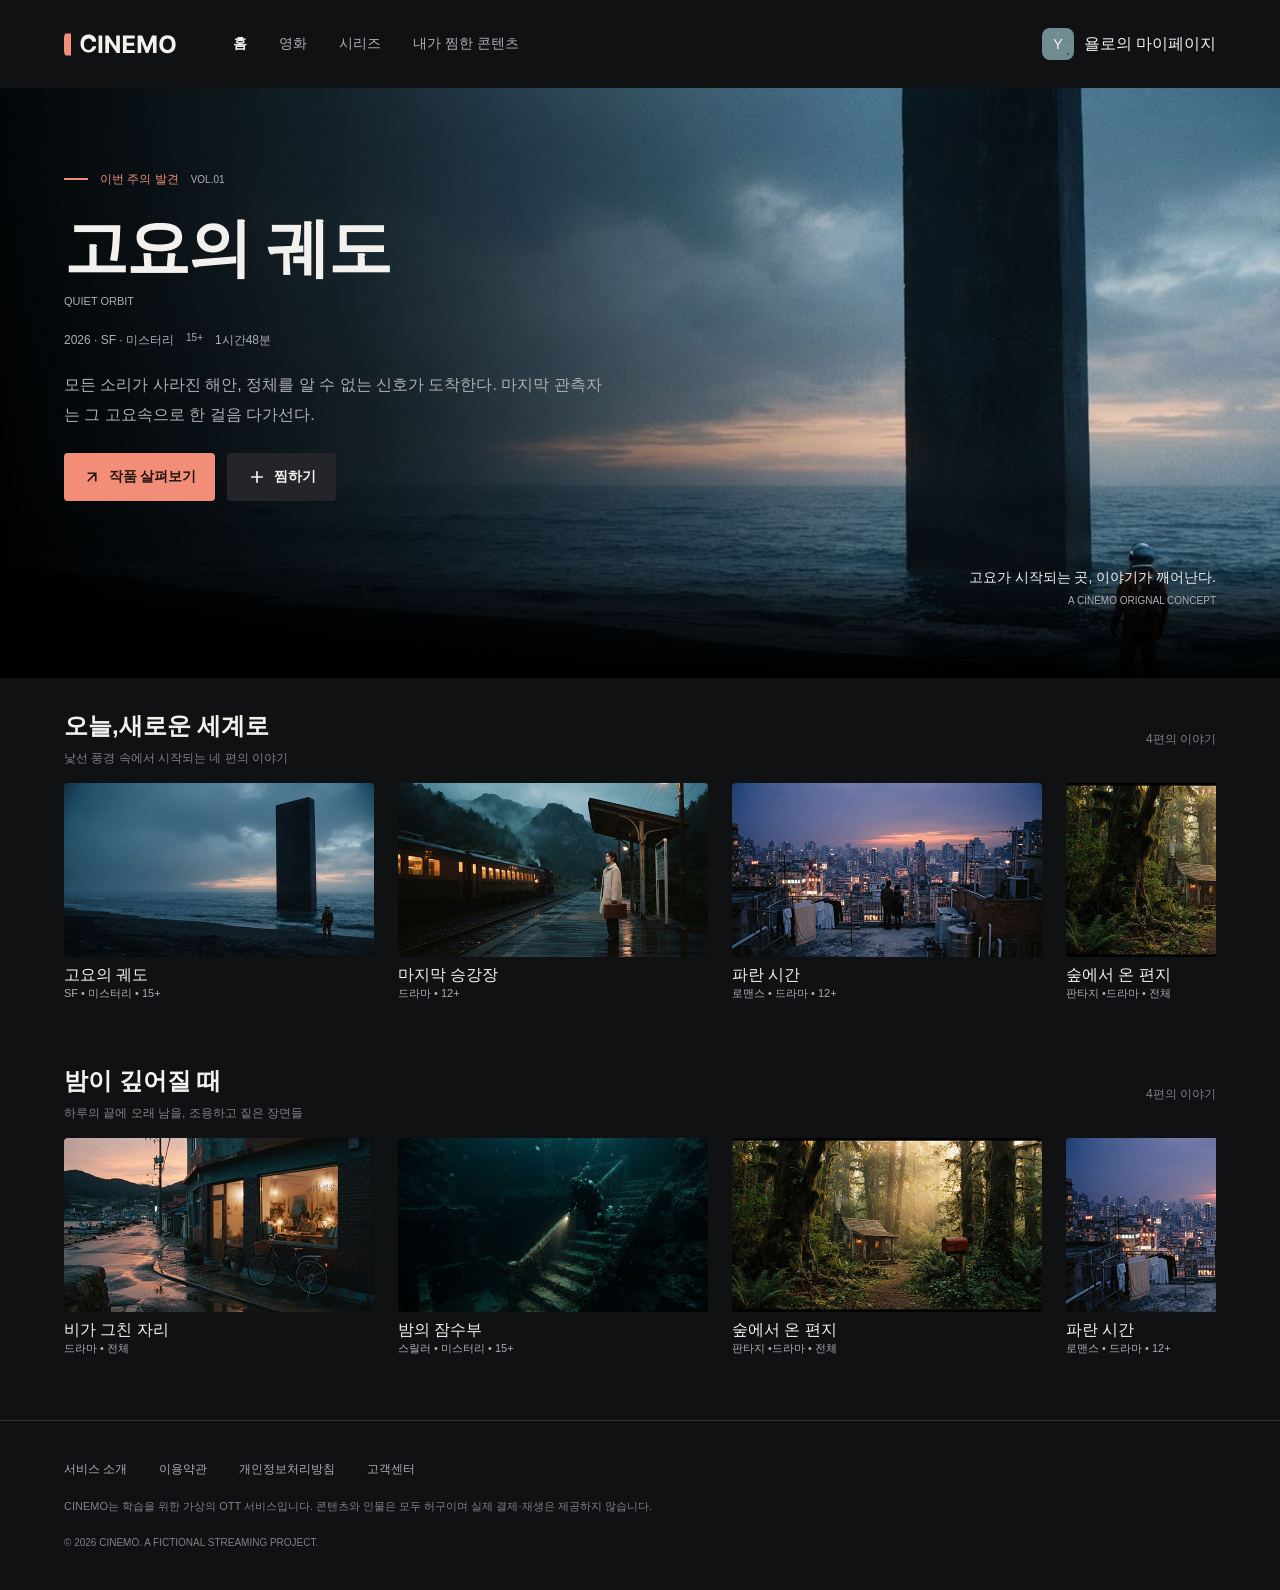
<file: index.html>
<!doctype html>
<html lang="ko">
  <head>
    <meta charset="UTF-8" />
    <meta name="viewport" content="width=device-width, initial-scale=1.0" />
    <title>Cinemo-Home</title>
    <link rel="stylesheet" href="./styles/reset.css" />
    <link rel="stylesheet" href="./styles/common.css" />
    <link rel="stylesheet" href="./styles/style.css" />
  </head>
  <body>
    <!-- ==============================
         1. 공통 헤더 영역
    ============================== -->
    <div class="container">
      <div class="header-container">
        <header class="site-header">
          <div class="header-menu">
            <!-- CINEMO 로고: 클릭 시 메인 페이지로 이동 -->
            <h1>
              <a class="logo" href="./index.html">
                <svg
                  xmlns="http://www.w3.org/2000/svg"
                  width="113"
                  height="29"
                  fill="none"
                  viewBox="0 0 113 29"
                >
                  <g clip-path="url(#a)">
                    <rect width="7" height="22" y="3.5" fill="#F28D77" />
                    <path
                      fill="#F3F1ED"
                      d="M31.92 11.66h-3.74c-.06-.48-.2-.9-.41-1.28-.21-.38-.48-.71-.81-.98-.33-.27-.71-.47-1.14-.62-.43-.14-.89-.21-1.39-.21-.9 0-1.69.22-2.36.67-.67.44-1.19 1.09-1.56 1.94-.37.85-.56 1.88-.56 3.09 0 1.24.19 2.29.56 3.13.38.85.9 1.49 1.57 1.93.67.43 1.44.65 2.33.65.49 0 .95-.07 1.37-.2a4.4 4.4 0 0 0 2.27-2.3c.22-.36.38-.78.46-1.24l3.74.01c-.1.8-.34 1.58-.73 2.32-.38.74-.9 1.4-1.54 1.99a7.33 7.33 0 0 1-2.3 1.38c-.89.33-1.89.5-3.01.5-1.56 0-2.95-.35-4.18-1.06a7.6 7.6 0 0 1-2.92-3.06c-.71-1.33-1.06-2.95-1.06-4.85 0-1.9.36-3.52 1.07-4.86a7.58 7.58 0 0 1 2.92-3.05c1.22-.7 2.6-1.05 4.14-1.05 1.01 0 1.95.14 2.81.42a7.6 7.6 0 0 1 2.31 1.25c.67.54 1.22 1.2 1.64 1.98.42.79.7 1.68.81 2.7M38.25 5.55V23h-3.69V5.55h3.69ZM55.89 5.55V23h-3.19l-7.59-10.99h-.13V23H41.29V5.55h3.24l7.53 10.98h.16V5.55h3.67ZM58.94 23V5.55h11.76v3.04H62.63v4.16h7.47v3.04h-7.47v4.17h8.1v3.04H58.94ZM73.63 5.55h4.56l4.8 11.73h.2l4.81-11.73h4.55V23h-3.58V11.64h-.14l-4.52 11.27h-2.44L77.36 11.6h-.14V23h-3.58V5.55ZM111.64 14.27c0 1.9-.36 3.52-1.08 4.86a7.58 7.58 0 0 1-2.93 3.06c-1.24.7-2.62 1.05-4.17 1.05-1.55 0-2.94-.35-4.17-1.06a7.58 7.58 0 0 1-2.93-3.06c-.71-1.33-1.07-2.95-1.07-4.85 0-1.9.36-3.52 1.07-4.86a7.58 7.58 0 0 1 2.93-3.05c1.23-.7 2.62-1.05 4.17-1.05 1.55 0 2.93.35 4.17 1.05a7.58 7.58 0 0 1 2.93 3.05c.72 1.34 1.08 2.96 1.08 4.86M107.89 14.27c0-1.23-.18-2.27-.55-3.12-.37-.85-.88-1.49-1.55-1.93-.66-.43-1.44-.65-2.33-.65s-1.67.22-2.33.65c-.67.44-1.18 1.08-1.55 1.93-.37.85-.55 1.89-.55 3.12 0 1.23.18 2.27.55 3.12.37.84.88 1.49 1.55 1.92.66.44 1.44.66 2.33.66s1.67-.22 2.33-.66c.67-.43 1.18-1.08 1.55-1.92.37-.85.55-1.89.55-3.12Z"
                    />
                  </g>
                  <defs>
                    <clipPath id="a">
                      <rect width="113" height="29" fill="#fff" />
                    </clipPath>
                  </defs>
                </svg>
              </a>
            </h1>
            <!-- 주요 페이지 이동 메뉴 -->
            <nav class="utility-container">
              <ul class="utility-group">
                <li class="icon icon-home"><a href="./index.html">홈</a></li>
                <li class="icon icon-movie"><a href="#">영화</a></li>
                <li class="icon icon-series"><a href="#">시리즈</a></li>
                <li class="icon icon-content">
                  <a href="./mypage.html">내가 찜한 콘텐츠</a>
                </li>
              </ul>
            </nav>
          </div>
          <!-- 사용자 프로필: 클릭 시 마이페이지로 이동 -->
          <a class="header-my-page" href="./mypage.html">
            <svg
              width="32"
              height="32"
              viewBox="0 0 152 152"
              fill="none"
              xmlns="http://www.w3.org/2000/svg"
            >
              <g clip-path="url(#clip0_2_7958)">
                <rect width="152" height="152" rx="8" fill="#718C91" />
                <circle
                  cx="133.76"
                  cy="28.8801"
                  r="60.3"
                  stroke="#F3F1ED"
                  stroke-opacity="0.313726"
                />
                <circle
                  cx="34.2"
                  cy="163.4"
                  r="86.9"
                  stroke="#101113"
                  stroke-opacity="0.188235"
                />
                <circle cx="122.74" cy="122.74" r="4.18" fill="#24272D" />
              </g>
              <text
                x="76"
                y="76"
                fill="#F3F1ED"
                font-size="70"
                font-family="Inter, sans-serif"
                font-weight="regular"
                text-anchor="middle"
                dominant-baseline="central"
              >
                Y
              </text>
              <defs>
                <clipPath id="clip0_2_7958">
                  <rect width="152" height="152" rx="8" fill="white" />
                </clipPath>
              </defs>
            </svg>
            <span class="user-name">욜로의 마이페이지</span>
          </a>
        </header>
      </div>
      <!-- ==============================
           메인 콘텐츠 영역
      ============================== -->
      <main>
        <div class="main-container">
          <!-- 이번 주 추천 작품을 소개하는 배너 -->
          <section class="banner-container">
            <div class="banner-title">
              <div class="title-label">
                <p>이번 주의 발견</p>
                <p>VOL.01</p>
              </div>
              <div class="banner-heading">
                <h2>고요의 궤도</h2>
                <p>QUIET ORBIT</p>
              </div>
              <div class="banner-genre">
                <p>2026 · SF · 미스터리</p>
                <p>15+</p>
                <p>1시간48분</p>
              </div>
              <div class="banner-explain">
                <p>
                  모든 소리가 사라진 해안, 정체를 알 수 없는 신호가 도착한다.
                  <br class="mobile-br" />
                  마지막 관측자는 그 고요속으로 한 걸음 다가선다.
                </p>
              </div>
              <!-- 배너의 작품 살펴보기·찜하기 버튼 UI -->
              <div class="button-container">
                <button type="button" class="banner-btn1">
                  <svg
                    width="18"
                    height="18"
                    viewBox="0 0 18 18"
                    fill="none"
                    xmlns="http://www.w3.org/2000/svg"
                  >
                    <path
                      d="M12.7494 12.7494V5.2506H5.25061M12.7494 5.2506L5.25061 12.7494"
                      stroke-width="1.7"
                      stroke-linecap="round"
                      stroke="#241512"
                    />
                  </svg>
                  작품 살펴보기
                </button>
                <button type="button" class="banner-btn2">
                  <svg
                    width="18"
                    height="18"
                    viewBox="0 0 18 18"
                    fill="none"
                    xmlns="http://www.w3.org/2000/svg"
                  >
                    <path
                      d="M3.74939 9H8.99999M8.99999 9H14.2506M8.99999 9V3.7494M8.99999 9V14.2506"
                      stroke-width="1.7"
                      stroke-linecap="round"
                      stroke="#F3F1ED"
                    />
                  </svg>
                  찜하기
                </button>
              </div>
            </div>
            <div class="banner-caption">
              <p>고요가 시작되는 곳, 이야기가 깨어난다.</p>
              <p>A CINEMO ORIGNAL CONCEPT</p>
            </div>
          </section>
        </div>
        <!-- 영화 컬렉션 목록 -->
        <section class="movie">
          <!-- 첫 번째 영화 컬렉션: 오늘, 새로운 세계로 -->
          <article class="movie-collection">
            <div class="movie-collection-title">
              <div>
                <h3>오늘,새로운 세계로</h3>
                <p>낯선 풍경 속에서 시작되는 네 편의 이야기</p>
              </div>
              <a class="movie-count" href="#">4편의 이야기</a>
            </div>
            <!-- 영화 포스터·제목·장르 정보를 표시하는 카드 목록 -->
            <ul class="movie-list">
              <li class="movie-card">
                <a href="#">
                  <img
                    src="./asset/Image quiet-orbit.jpg"
                    width="310px"
                    height="174px"
                    alt="고요의 궤도"
                  />
                  <h4 class="movie-card-title">고요의 궤도</h4>
                  <p class="movie-card-caption">SF • 미스터리 • 15+</p>
                </a>
              </li>
              <li class="movie-card">
                <a href="#">
                  <img
                    src="./asset/Image last-platform.jpg"
                    width="310px"
                    height="174px"
                    alt="마지막 승강장"
                  />
                  <h4 class="movie-card-title">마지막 승강장</h4>
                  <p class="movie-card-caption">드라마 • 12+</p>
                </a>
              </li>
              <li class="movie-card">
                <a href="#">
                  <img
                    src="./asset/Image blue-hour.jpg"
                    width="310px"
                    height="174px"
                    alt="파란 시간"
                  />
                  <h4 class="movie-card-title">파란 시간</h4>
                  <p class="movie-card-caption">로맨스 • 드라마 • 12+</p>
                </a>
              </li>
              <li class="movie-card">
                <a href="#">
                  <img
                    src="./asset/Image forest-letter.jpg"
                    width="310px"
                    height="174px"
                    alt="숲에서 온 편지"
                  />
                  <h4 class="movie-card-title">숲에서 온 편지</h4>
                  <p class="movie-card-caption">판타지 •드라마 • 전체</p>
                </a>
              </li>
            </ul>
          </article>
          <!-- 두 번째 영화 컬렉션: 밤이 깊어질 때 -->
          <article class="movie-collection">
            <div class="movie-collection-title">
              <div>
                <h3>밤이 깊어질 때</h3>
                <p>하루의 끝에 오래 남을, 조용하고 짙은 장면들</p>
              </div>
              <a class="movie-count" href="#">4편의 이야기</a>
            </div>
            <!-- 영화 포스터·제목·장르 정보를 표시하는 카드 목록 -->
            <ul class="movie-list">
              <li class="movie-card">
                <a href="#">
                  <img
                    src="./asset/Image after-rain.jpg"
                    width="310px"
                    height="174px"
                    alt="비가 그친 자리"
                  />
                  <h4 class="movie-card-title">비가 그친 자리</h4>
                  <p class="movie-card-caption">드라마 • 전체</p>
                </a>
              </li>
              <li class="movie-card">
                <a href="#">
                  <img
                    src="./asset/Image night-diver.jpg"
                    width="310px"
                    height="174px"
                    alt="밤의 잠수부"
                  />
                  <h4 class="movie-card-title">밤의 잠수부</h4>
                  <p class="movie-card-caption">스릴러 • 미스터리 • 15+</p>
                </a>
              </li>
              <li class="movie-card">
                <a href="#">
                  <img
                    src="./asset/Image forest-letter.jpg"
                    width="310px"
                    height="174px"
                    alt="숲에서 온 편지"
                  />
                  <h4 class="movie-card-title">숲에서 온 편지</h4>
                  <p class="movie-card-caption">판타지 •드라마 • 전체</p>
                </a>
              </li>
              <li class="movie-card">
                <a href="#">
                  <img
                    src="./asset/Image blue-hour.jpg"
                    width="310px"
                    height="174px"
                    alt="파란 시간"
                  />
                  <h4 class="movie-card-title">파란 시간</h4>
                  <p class="movie-card-caption">로맨스 • 드라마 • 12+</p>
                </a>
              </li>
            </ul>
          </article>
        </section>
      </main>
      <!-- ==============================
             푸터 영역
      ============================== -->
      <!-- 서비스 안내 및 저작권 정보 -->
      <footer class="footer-contianer">
        <div class="footer">
          <div class="footer-menu">
            <a href="#">서비스 소개</a>
            <a href="#">이용약관</a>
            <a href="#">개인정보처리방침</a>
            <a href="#">고객센터</a>
          </div>
          <p class="footer-notice">
            CINEMO는 학습을 위한 가상의 OTT 서비스입니다.
            <br class="mobile-br" />
            콘텐츠와 인물은 모두 허구이며 실제 결제·재생은 제공하지 않습니다.
          </p>
          <p class="footer-copyright">
            © 2026 CINEMO. A FICTIONAL STREAMING PROJECT.
          </p>
        </div>
      </footer>
    </div>
  </body>
</html>
</file>
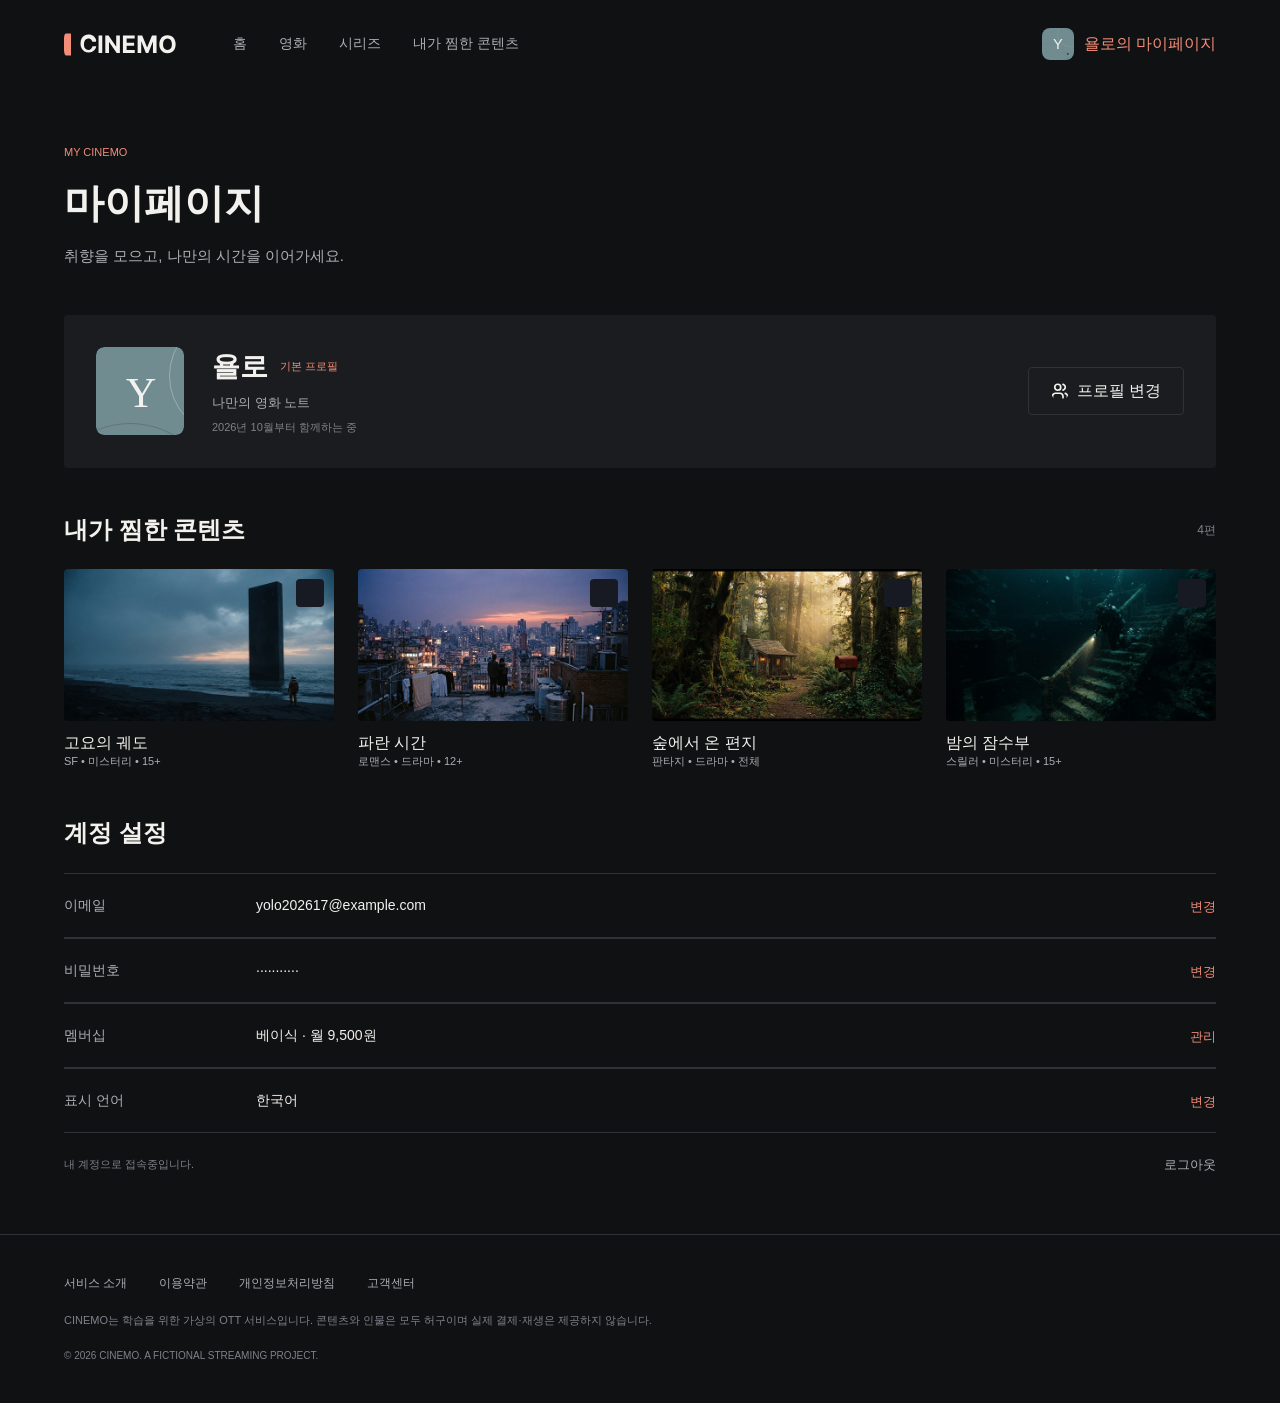
<file: mypage.html>
<!doctype html>
<html lang="ko">
  <head>
    <meta charset="UTF-8" />
    <meta name="viewport" content="width=device-width, initial-scale=1.0" />
    <title>마이페이지</title>
    <link rel="stylesheet" href="./styles/reset.css" />
    <link rel="stylesheet" href="./styles/common.css" />
    <link rel="stylesheet" href="./styles/mypage.css" />
  </head>
  <body>
    <!-- ==============================
         공통 헤더 영역
    ============================== -->
    <div class="container">
      <div class="header-container">
        <header class="site-header">
          <!-- CINEMO 로고: 클릭 시 메인 페이지로 이동 -->
          <div class="header-menu">
            <h1>
              <a class="logo" href="./index.html">
                <svg
                  xmlns="http://www.w3.org/2000/svg"
                  width="113"
                  height="29"
                  fill="none"
                  viewBox="0 0 113 29"
                >
                  <g clip-path="url(#a)">
                    <rect width="7" height="22" y="3.5" fill="#F28D77" />
                    <path
                      fill="#F3F1ED"
                      d="M31.92 11.66h-3.74c-.06-.48-.2-.9-.41-1.28-.21-.38-.48-.71-.81-.98-.33-.27-.71-.47-1.14-.62-.43-.14-.89-.21-1.39-.21-.9 0-1.69.22-2.36.67-.67.44-1.19 1.09-1.56 1.94-.37.85-.56 1.88-.56 3.09 0 1.24.19 2.29.56 3.13.38.85.9 1.49 1.57 1.93.67.43 1.44.65 2.33.65.49 0 .95-.07 1.37-.2a4.4 4.4 0 0 0 2.27-2.3c.22-.36.38-.78.46-1.24l3.74.01c-.1.8-.34 1.58-.73 2.32-.38.74-.9 1.4-1.54 1.99a7.33 7.33 0 0 1-2.3 1.38c-.89.33-1.89.5-3.01.5-1.56 0-2.95-.35-4.18-1.06a7.6 7.6 0 0 1-2.92-3.06c-.71-1.33-1.06-2.95-1.06-4.85 0-1.9.36-3.52 1.07-4.86a7.58 7.58 0 0 1 2.92-3.05c1.22-.7 2.6-1.05 4.14-1.05 1.01 0 1.95.14 2.81.42a7.6 7.6 0 0 1 2.31 1.25c.67.54 1.22 1.2 1.64 1.98.42.79.7 1.68.81 2.7M38.25 5.55V23h-3.69V5.55h3.69ZM55.89 5.55V23h-3.19l-7.59-10.99h-.13V23H41.29V5.55h3.24l7.53 10.98h.16V5.55h3.67ZM58.94 23V5.55h11.76v3.04H62.63v4.16h7.47v3.04h-7.47v4.17h8.1v3.04H58.94ZM73.63 5.55h4.56l4.8 11.73h.2l4.81-11.73h4.55V23h-3.58V11.64h-.14l-4.52 11.27h-2.44L77.36 11.6h-.14V23h-3.58V5.55ZM111.64 14.27c0 1.9-.36 3.52-1.08 4.86a7.58 7.58 0 0 1-2.93 3.06c-1.24.7-2.62 1.05-4.17 1.05-1.55 0-2.94-.35-4.17-1.06a7.58 7.58 0 0 1-2.93-3.06c-.71-1.33-1.07-2.95-1.07-4.85 0-1.9.36-3.52 1.07-4.86a7.58 7.58 0 0 1 2.93-3.05c1.23-.7 2.62-1.05 4.17-1.05 1.55 0 2.93.35 4.17 1.05a7.58 7.58 0 0 1 2.93 3.05c.72 1.34 1.08 2.96 1.08 4.86M107.89 14.27c0-1.23-.18-2.27-.55-3.12-.37-.85-.88-1.49-1.55-1.93-.66-.43-1.44-.65-2.33-.65s-1.67.22-2.33.65c-.67.44-1.18 1.08-1.55 1.93-.37.85-.55 1.89-.55 3.12 0 1.23.18 2.27.55 3.12.37.84.88 1.49 1.55 1.92.66.44 1.44.66 2.33.66s1.67-.22 2.33-.66c.67-.43 1.18-1.08 1.55-1.92.37-.85.55-1.89.55-3.12Z"
                    />
                  </g>
                  <defs>
                    <clipPath id="a">
                      <rect width="113" height="29" fill="#fff" />
                    </clipPath>
                  </defs>
                </svg>
              </a>
            </h1>
            <!-- 주요 페이지 이동 메뉴 -->
            <nav class="utility-container">
              <ul class="utility-group">
                <li class="icon icon-home"><a href="./index.html">홈</a></li>
                <li class="icon icon-movie"><a href="#">영화</a></li>
                <li class="icon icon-series"><a href="#">시리즈</a></li>
                <li class="icon icon-content">
                  <a href="./mypage.html">내가 찜한 콘텐츠</a>
                </li>
              </ul>
            </nav>
          </div>
          <!-- 사용자 프로필: 클릭 시 마이페이지로 이동 -->
          <a class="header-my-page" href="./mypage.html">
            <svg
              width="32"
              height="32"
              viewBox="0 0 152 152"
              fill="none"
              xmlns="http://www.w3.org/2000/svg"
            >
              <g clip-path="url(#clip0_2_7958)">
                <rect width="152" height="152" rx="8" fill="#718C91" />
                <circle
                  cx="133.76"
                  cy="28.8801"
                  r="60.3"
                  stroke="#F3F1ED"
                  stroke-opacity="0.313726"
                />
                <circle
                  cx="34.2"
                  cy="163.4"
                  r="86.9"
                  stroke="#101113"
                  stroke-opacity="0.188235"
                />
                <circle cx="122.74" cy="122.74" r="4.18" fill="#24272D" />
              </g>
              <text
                x="76"
                y="76"
                fill="#F3F1ED"
                font-size="70"
                font-family="Inter, sans-serif"
                font-weight="regular"
                text-anchor="middle"
                dominant-baseline="central"
              >
                Y
              </text>
              <defs>
                <clipPath id="clip0_2_7958">
                  <rect width="152" height="152" rx="8" fill="white" />
                </clipPath>
              </defs>
            </svg>
            <span class="user-name">욜로의 마이페이지</span>
          </a>
        </header>
      </div>
      <!-- ==============================
           마이페이지 주요 콘텐츠
      ============================== -->
      <main>
        <div class="mypage-container">
          <!-- 마이페이지 제목 및 소개 문구 -->
          <div class="page-introduce">
            <p>MY CINEMO</p>
            <h2 class="main-mypage">마이페이지</h2>
            <p class="main-sub-title">
              취향을 모으고, 나만의 시간을 이어가세요.
            </p>
          </div>
          <!-- 사용자 프로필 카드 영역 -->
          <div class="user-profile-container">
            <article class="mycard-container">
              <div class="user-profile">
                <svg
                  width="88px"
                  height="88px"
                  viewBox="0 0 88 88"
                  fill="none"
                  xmlns="http://www.w3.org/2000/svg"
                >
                  <g clip-path="url(#clip0_2_7958)">
                    <rect width="88" height="88" rx="8" fill="#718C91" />
                    <circle
                      cx="133.76"
                      cy="28.8801"
                      r="60.3"
                      stroke="#F3F1ED"
                      stroke-opacity="0.313726"
                    />
                    <circle
                      cx="34.2"
                      cy="163.4"
                      r="86.9"
                      stroke="#101113"
                      stroke-opacity="0.188235"
                    />
                    <circle cx="122.74" cy="122.74" r="4.18" fill="#24272D" />
                  </g>
                  <text
                    x="45"
                    y="60"
                    fill="#F3F1ED"
                    font-size="42.24"
                    text-anchor="middle"
                  >
                    Y
                  </text>
                  <defs>
                    <clipPath id="clip0_2_7958">
                      <rect width="152" height="152" rx="8" fill="white" />
                    </clipPath>
                  </defs>
                </svg>
                <!-- 프로필 이름 및 가입 정보 -->
                <div class="user-name-introduction">
                  <h2 class="mycard-title">욜로</h2>
                  <p class="introduction">나만의 영화 노트</p>
                  <p class="appendix-desk">2026년 10월부터 함께하는 중</p>
                </div>
              </div>
              <!-- 가입 정보 및 프로필 변경 링크 -->
              <div class="mypage-change-container">
                <p class="appendix-mobile">2026.10가입</p>
                <a href="./profile.html" class="user-profile-button">
                  <svg
                    width="18"
                    height="18"
                    viewBox="0 0 18 18"
                    fill="none"
                    xmlns="http://www.w3.org/2000/svg"
                  >
                    <path
                      d="M12.0002 15.75V14.25C12.0002 13.4544 11.6841 12.6913 11.1215 12.1287C10.5588 11.5661 9.7957 11.25 8.99999 11.25H4.49963C3.70392 11.25 2.94079 11.5661 2.37814 12.1287C1.81549 12.6913 1.49939 13.4544 1.49939 14.25V15.75M12.0002 2.34595C12.6436 2.51272 13.2134 2.8884 13.6201 3.41399C14.0269 3.93959 14.2476 4.58536 14.2476 5.24995C14.2476 5.91453 14.0269 6.5603 13.6201 7.0859C13.2134 7.6115 12.6436 7.98717 12.0002 8.15395M16.5006 15.7499V14.2499C16.5001 13.5852 16.2788 12.9395 15.8716 12.4141C15.4643 11.8888 14.8941 11.5136 14.2504 11.3474M9.75005 5.25C9.75005 6.90685 8.4068 8.25 6.74981 8.25C5.09282 8.25 3.74957 6.90685 3.74957 5.25C3.74957 3.59315 5.09282 2.25 6.74981 2.25C8.4068 2.25 9.75005 3.59315 9.75005 5.25Z"
                      stroke-width="1.7"
                      stroke-linecap="round"
                      stroke="#F3F1ED"
                    />
                  </svg>
                  <p>프로필 변경</p>
                </a>
              </div>
            </article>
          </div>
          <!-- 찜한 콘텐츠 목록 -->
          <article class="my-favorite-container">
            <div class="mypage-pick-container">
              <h3 class="mypage-pick">내가 찜한 콘텐츠</h3>
              <p>4편</p>
            </div>
            <div class="mypage-favorite-container">
              <!-- 영화 카드 4개를 보여주는 목록 -->
              <ul class="favorite-list">
                <li class="favorite-item">
                  <div>
                    <a href="#" class="card-container">
                      <img
                        src="./asset/Image quiet-orbit.jpg"
                        width="310"
                        height="174"
                        alt="저녁 해변 걷는 중"
                      />
                      <!-- 찜한 콘텐츠를 선택하는 체크박스 -->
                      <div class="checkbox-container">
                        <input
                          type="checkbox"
                          id="check-1"
                          class="checkbox-input"
                        />
                        <label for="check-1">
                          <svg
                            width="16"
                            height="16"
                            viewBox="0 0 16 16"
                            fill="none"
                            xmlns="http://www.w3.org/2000/svg"
                          >
                            <path
                              d="M13.3328 4L6.0002 11.3328L2.6672 7.99971"
                              stroke-width="1.7"
                              stroke-linecap="round"
                              stroke="#F28D77"
                            />
                          </svg>
                        </label>
                      </div>
                      <div>
                        <h4 class="favorite-movie-title">고요의 궤도</h4>
                        <p class="movie-genre">SF • 미스터리 • 15+</p>
                      </div>
                    </a>
                  </div>
                </li>
                <li class="favorite-item">
                  <a href="#" class="card-container">
                    <img
                      src="./asset/Image blue-hour.jpg"
                      width="310"
                      height="174"
                      alt="도시 야경보는 커플"
                    />
                    <div class="checkbox-container">
                      <input
                        type="checkbox"
                        id="check-2"
                        class="checkbox-input"
                      />
                      <label for="check-2">
                        <svg
                          width="16"
                          height="16"
                          viewBox="0 0 16 16"
                          fill="none"
                          xmlns="http://www.w3.org/2000/svg"
                        >
                          <path
                            d="M13.3328 4L6.0002 11.3328L2.6672 7.99971"
                            stroke-width="1.7"
                            stroke-linecap="round"
                            stroke="#F28D77"
                          />
                        </svg>
                      </label>
                    </div>
                    <h4 class="favorite-movie-title">파란 시간</h4>
                    <p class="movie-genre">로맨스 • 드라마 • 12+</p>
                  </a>
                </li>
                <li class="favorite-item">
                  <a href="#" class="card-container">
                    <img
                      src="./asset/Image forest-letter.jpg"
                      width="310"
                      height="174"
                      alt="숲속 안의 오두막"
                    />
                    <div class="checkbox-container">
                      <input
                        type="checkbox"
                        id="check-3"
                        class="checkbox-input"
                      />
                      <label for="check-3">
                        <svg
                          width="16"
                          height="16"
                          viewBox="0 0 16 16"
                          fill="none"
                          xmlns="http://www.w3.org/2000/svg"
                        >
                          <path
                            d="M13.3328 4L6.0002 11.3328L2.6672 7.99971"
                            stroke-width="1.7"
                            stroke-linecap="round"
                            stroke="#F28D77"
                          />
                        </svg>
                      </label>
                    </div>
                  </a>
                  <h4 class="favorite-movie-title">숲에서 온 편지</h4>
                  <p class="movie-genre">판타지 • 드라마 • 전체</p>
                </li>
                <li class="favorite-item">
                  <a href="#" class="card-container">
                    <img
                      src="./asset/Image night-diver.jpg"
                      width="310"
                      height="174"
                      alt="바다속 잠수부"
                    />
                    <div class="checkbox-container">
                      <input
                        type="checkbox"
                        id="check-4"
                        class="checkbox-input"
                      />
                      <label for="check-4">
                        <svg
                          width="16"
                          height="16"
                          viewBox="0 0 16 16"
                          fill="none"
                          xmlns="http://www.w3.org/2000/svg"
                        >
                          <path
                            d="M13.3328 4L6.0002 11.3328L2.6672 7.99971"
                            stroke-width="1.7"
                            stroke-linecap="round"
                            stroke="#F28D77"
                          />
                        </svg>
                      </label>
                    </div>
                  </a>
                  <h4 class="favorite-movie-title">밤의 잠수부</h4>
                  <p class="movie-genre">스릴러 • 미스터리 • 15+</p>
                </li>
              </ul>
            </div>
          </article>
          <!-- 계정 설정: 이메일·비밀번호·멤버십·표시 언어 -->
          <article id="account-container" class="account-set">
            <h3>계정 설정</h3>
            <ul class="account-list">
              <li>
                <div class="ac-setting">
                  <div class="ac-setting-info">
                    <p>이메일</p>
                    <p>yolo202617@example.com</p>
                  </div>
                  <button type="button" class="ac-button">변경</button>
                </div>
              </li>
              <li>
                <div class="ac-setting">
                  <div class="ac-setting-info">
                    <p>비밀번호</p>
                    <p>···········</p>
                  </div>
                  <button type="button" class="ac-button">변경</button>
                </div>
              </li>
              <li>
                <div class="ac-setting">
                  <div class="ac-setting-info">
                    <p>멤버십</p>
                    <p>베이식 · 월 9,500원</p>
                  </div>
                  <button type="button" class="ac-button">관리</button>
                </div>
              </li>
              <li>
                <div class="ac-setting">
                  <div class="ac-setting-info">
                    <p>표시 언어</p>
                    <p>한국어</p>
                  </div>
                  <button type="button" class="ac-button">변경</button>
                </div>
              </li>
            </ul>
            <!-- 접속 상태 및 로그아웃 버튼 -->
            <div class="now-condition">
              <p>내 계정으로 접속중입니다.</p>
              <button type="button" class="logout-button">
                <span>로그아웃</span>
              </button>
            </div>
          </article>
        </div>
      </main>
    </div>
    <!-- ==============================
           푸터 영역
    ============================== -->
    <!-- 서비스 안내 및 저작권 정보 -->
    <footer class="footer-contianer">
      <div class="footer">
        <div class="footer-menu">
          <a href="#">서비스 소개</a>
          <a href="#">이용약관</a>
          <a href="#">개인정보처리방침</a>
          <a href="#">고객센터</a>
        </div>
        <p class="footer-notice">
          CINEMO는 학습을 위한 가상의 OTT 서비스입니다.
          <br class="mobile-br" />콘텐츠와 인물은 모두 허구이며 실제 결제·재생은
          제공하지 않습니다.
        </p>
        <p class="footer-copyright">
          © 2026 CINEMO. A FICTIONAL STREAMING PROJECT.
        </p>
      </div>
    </footer>
  </body>
</html>
</file>
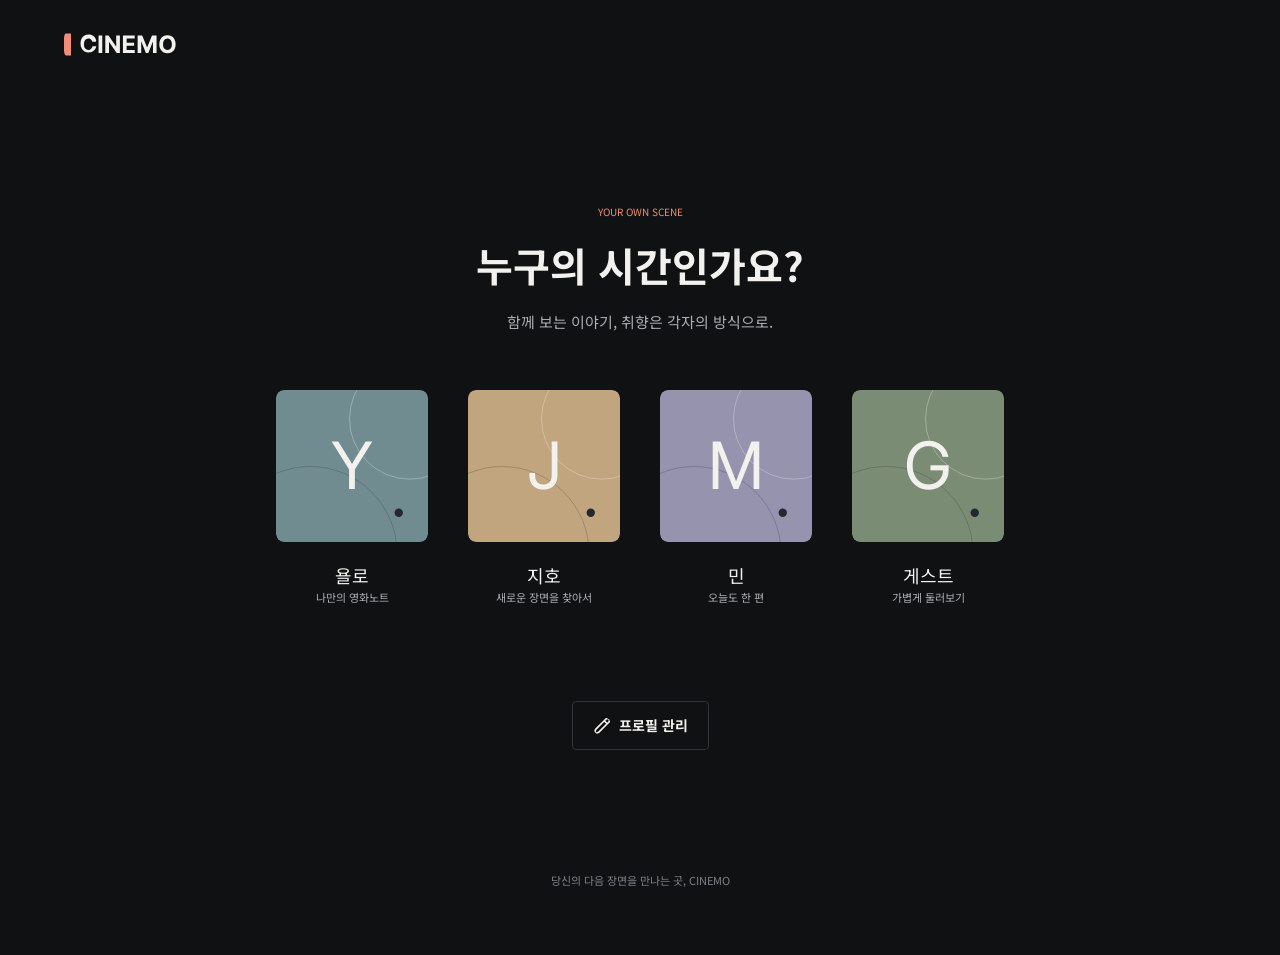
<file: profile.html>
<!doctype html>
<html lang="ko">
  <head>
    <meta charset="UTF-8" />
    <meta name="viewport" content="width=device-width, initial-scale=1.0" />
    <title>Cinemo-My Page</title>
    <link rel="stylesheet" href="./styles/reset.css" />
    <link rel="stylesheet" href="./styles/common.css" />
    <link rel="stylesheet" href="./styles/profile.css" />
    <link rel="preconnect" href="https://fonts.googleapis.com" />
    <link rel="preconnect" href="https://fonts.gstatic.com/" crossorigin />
    <link
      href="https://fonts.googleapis.com/css2?family=Noto+Sans+KR:wght@400;500;600;700&display=swap"
      rel="stylesheet"
    />
    <link
      href="https://fonts.googleapis.com/css2?family=Inter:wght@400;500;600;700&display=swap"
      rel="stylesheet"
    />
  </head>
  <body>
    <!-- ==============================
        공통 헤더 영역
    ============================== -->
    <div class="header-container">
      <header class="site-header">
        <!-- CINEMO 로고: 클릭 시 메인 페이지로 이동 -->
        <div class="header-menu">
          <h1>
            <a class="logo" href="./index.html">
              <svg
                xmlns="http://www.w3.org/2000/svg"
                width="113"
                height="29"
                fill="none"
                viewBox="0 0 113 29"
              >
                <g clip-path="url(#a)">
                  <rect width="7" height="22" y="3.5" fill="#F28D77" />
                  <path
                    fill="#F3F1ED"
                    d="M31.92 11.66h-3.74c-.06-.48-.2-.9-.41-1.28-.21-.38-.48-.71-.81-.98-.33-.27-.71-.47-1.14-.62-.43-.14-.89-.21-1.39-.21-.9 0-1.69.22-2.36.67-.67.44-1.19 1.09-1.56 1.94-.37.85-.56 1.88-.56 3.09 0 1.24.19 2.29.56 3.13.38.85.9 1.49 1.57 1.93.67.43 1.44.65 2.33.65.49 0 .95-.07 1.37-.2a4.4 4.4 0 0 0 2.27-2.3c.22-.36.38-.78.46-1.24l3.74.01c-.1.8-.34 1.58-.73 2.32-.38.74-.9 1.4-1.54 1.99a7.33 7.33 0 0 1-2.3 1.38c-.89.33-1.89.5-3.01.5-1.56 0-2.95-.35-4.18-1.06a7.6 7.6 0 0 1-2.92-3.06c-.71-1.33-1.06-2.95-1.06-4.85 0-1.9.36-3.52 1.07-4.86a7.58 7.58 0 0 1 2.92-3.05c1.22-.7 2.6-1.05 4.14-1.05 1.01 0 1.95.14 2.81.42a7.6 7.6 0 0 1 2.31 1.25c.67.54 1.22 1.2 1.64 1.98.42.79.7 1.68.81 2.7M38.25 5.55V23h-3.69V5.55h3.69ZM55.89 5.55V23h-3.19l-7.59-10.99h-.13V23H41.29V5.55h3.24l7.53 10.98h.16V5.55h3.67ZM58.94 23V5.55h11.76v3.04H62.63v4.16h7.47v3.04h-7.47v4.17h8.1v3.04H58.94ZM73.63 5.55h4.56l4.8 11.73h.2l4.81-11.73h4.55V23h-3.58V11.64h-.14l-4.52 11.27h-2.44L77.36 11.6h-.14V23h-3.58V5.55ZM111.64 14.27c0 1.9-.36 3.52-1.08 4.86a7.58 7.58 0 0 1-2.93 3.06c-1.24.7-2.62 1.05-4.17 1.05-1.55 0-2.94-.35-4.17-1.06a7.58 7.58 0 0 1-2.93-3.06c-.71-1.33-1.07-2.95-1.07-4.85 0-1.9.36-3.52 1.07-4.86a7.58 7.58 0 0 1 2.93-3.05c1.23-.7 2.62-1.05 4.17-1.05 1.55 0 2.93.35 4.17 1.05a7.58 7.58 0 0 1 2.93 3.05c.72 1.34 1.08 2.96 1.08 4.86M107.89 14.27c0-1.23-.18-2.27-.55-3.12-.37-.85-.88-1.49-1.55-1.93-.66-.43-1.44-.65-2.33-.65s-1.67.22-2.33.65c-.67.44-1.18 1.08-1.55 1.93-.37.85-.55 1.89-.55 3.12 0 1.23.18 2.27.55 3.12.37.84.88 1.49 1.55 1.92.66.44 1.44.66 2.33.66s1.67-.22 2.33-.66c.67-.43 1.18-1.08 1.55-1.92.37-.85.55-1.89.55-3.12Z"
                  />
                </g>
                <defs>
                  <clipPath id="a">
                    <rect width="113" height="29" fill="#fff" />
                  </clipPath>
                </defs>
              </svg>
            </a>
          </h1>
          <!-- 주요 페이지 이동 메뉴 -->
          <nav class="utility-container">
            <ul class="utility-group">
              <li class="icon icon-home"><a href="./index.html">홈</a></li>
              <li class="icon icon-movie"><a href="#">영화</a></li>
              <li class="icon icon-series"><a href="#">시리즈</a></li>
              <li class="icon icon-content">
                <a href="./mypage.html">내가 찜한 콘텐츠</a>
              </li>
            </ul>
          </nav>
        </div>
        <!-- 사용자 프로필: 클릭 시 마이페이지로 이동 -->
        <a class="header-my-page" href="./mypage.html">
          <svg
            width="32"
            height="32"
            viewBox="0 0 152 152"
            fill="none"
            xmlns="http://www.w3.org/2000/svg"
          >
            <g clip-path="url(#clip0_2_7958)">
              <rect width="152" height="152" rx="8" fill="#718C91" />
              <circle
                cx="133.76"
                cy="28.8801"
                r="60.3"
                stroke="#F3F1ED"
                stroke-opacity="0.313726"
              />
              <circle
                cx="34.2"
                cy="163.4"
                r="86.9"
                stroke="#101113"
                stroke-opacity="0.188235"
              />
              <circle cx="122.74" cy="122.74" r="4.18" fill="#24272D" />
            </g>
            <text
              x="76"
              y="76"
              fill="#F3F1ED"
              font-size="70"
              font-family="Inter, sans-serif"
              font-weight="regular"
              text-anchor="middle"
              dominant-baseline="central"
            >
              Y
            </text>
            <defs>
              <clipPath id="clip0_2_7958">
                <rect width="152" height="152" rx="8" fill="white" />
              </clipPath>
            </defs>
          </svg>
          <span class="user-name">욜로의 마이페이지</span>
        </a>
      </header>
      <!-- ==============================
           프로필 콘텐츠 영역
      ============================== -->
      <main>
        <div class="profile-container">
          <!-- 프로필 선택 안내 문구 -->
          <div class="profile-title">
            <p>YOUR OWN SCENE</p>
            <h1>누구의 시간인가요?</h1>
            <p class="subtitle">함께 보는 이야기, 취향은 각자의 방식으로.</p>
          </div>
          <!-- 사용자 프로필 목록 -->
          <div class="profile-select">
            <ul class="profile-option">
              <!-- 첫 번째 프로필 -->
              <li class="profile-card">
                <a href="./index.html">
                  <div class="profile-background">
                    <span class="profile-initial en">Y</span>
                  </div>
                  <div class="profile-name">
                    <h2 class="user-profile-name">욜로</h2>
                    <p class="content">나만의 영화노트</p>
                  </div>
                </a>
              </li>
              <!-- 두 번째 프로필 -->
              <li class="profile-card">
                <a href="./index.html">
                  <div class="profile-background">
                    <span class="profile-initial en">J</span>
                  </div>
                  <div class="profile-name">
                    <h2 class="user-profile-name">지호</h2>
                    <p class="content">새로운 장면을 찾아서</p>
                  </div>
                </a>
              </li>
              <!-- 세 번째 프로필 -->
              <li class="profile-card">
                <a href="./index.html">
                  <div class="profile-background">
                    <span class="profile-initial en">M</span>
                  </div>
                  <div class="profile-name">
                    <h2 class="user-profile-name">민</h2>
                    <p class="content">오늘도 한 편</p>
                  </div>
                </a>
              </li>
              <!-- 네 번째 프로필 -->
              <li class="profile-card">
                <a href="./index.html">
                  <div class="profile-background">
                    <span class="profile-initial en">G</span>
                  </div>
                  <div class="profile-name">
                    <h2 class="user-profile-name">게스트</h2>
                    <p class="content">가볍게 둘러보기</p>
                  </div>
                </a>
              </li>
            </ul>
          </div>
          <!-- 프로필 관리 버튼: 클릭 시 마이페이지로 이동 -->
          <button type="button" onclick="location.href = './mypage.html'">
            <svg
              width="18"
              height="18"
              viewBox="0 0 18 18"
              fill="none"
              xmlns="http://www.w3.org/2000/svg"
            >
              <g clip-path="url(#clip0_2_8291)">
                <path
                  d="M11.2503 3.74947L11.2554 3.75465M11.2554 3.75465L14.2455 6.74441M11.2554 3.75465L12.8914 2.11854C13.2879 1.72211 13.8258 1.49944 14.3865 1.49951C14.9473 1.49958 15.485 1.72239 15.8815 2.11891C16.278 2.51544 16.5007 3.0532 16.5006 3.6139C16.5005 4.1746 16.2777 4.71231 15.8811 5.10874L14.2455 6.74441M11.2554 3.75465L2.88097 12.1301C2.70682 12.3037 2.57803 12.5175 2.50594 12.7526L1.5151 16.0165C1.49572 16.0814 1.49425 16.1503 1.51086 16.2159C1.52748 16.2816 1.56155 16.3415 1.60946 16.3893C1.65737 16.4371 1.71733 16.4711 1.78299 16.4876C1.84865 16.5041 1.91756 16.5025 1.98239 16.483L5.24743 15.4931C5.48233 15.4216 5.6961 15.2936 5.86999 15.1203L14.2455 6.74441M14.2455 6.74441L14.2505 6.74942"
                  stroke-width="1.7"
                  stroke-linecap="round"
                  stroke="#F3F1ED"
                />
              </g>
              <defs>
                <clipPath id="clip0_2_8291">
                  <rect width="18" height="18" fill="white" />
                </clipPath>
              </defs>
            </svg>
            <span>프로필 관리</span>
          </button>
        </div>
      </main>
      <!-- ==============================
             푸터 영역
      ============================== -->
      <!-- 하단 서비스 슬로건 -->
      <footer class="footer-name">
        <p>당신의 다음 장면을 만나는 곳, CINEMO</p>
      </footer>
    </div>
  </body>
</html>
</file>
<file: styles/common.css>
/* ==============================
   공통 변수 및 기본 스타일
============================== */
/* 공통 컬러 변수 */
:root {
  --page-bg: #101113;
  --surface: #f28d77;
  --text: #f3f1ed;
  --text2: #7e8289;
  --text3: #acaeb3;
  --accent: #232529;
  --border: #303237;
  --btn-text: #241512;
}

/* 페이지 기본 배경색 */
body {
  background-color: #101113;
}

/* 공통 제목 스타일 */
h3 {
  font-size: 24px;
}

/* 영문 폰트 */
.en {
  font-family: "Inter", sans-serif;
}

/* ==============================
    헤더 영역
============================== */
/* 헤더 전체 레이아웃 */
.header-container {
  justify-content: space-between;
  max-width: 1440px;
  margin: 0 auto;
}

.site-header {
  display: flex;
  justify-content: space-between;
  height: 88px;
  padding: 0 64px;
  box-sizing: border-box;
  width: 100%;
  align-items: center;
  gap: 56px;
}

/* 로고 및 내비게이션 메뉴 */
.header-menu {
  gap: 56px;
  display: flex;
  font-size: 14px;
  color: var(--text3);
  font-weight: 400;
  font-family: "Noto Sans KR", sans-serif;
  line-height: normal;
  align-items: center;
}

/* 내비게이션 메뉴 목록 */
.utility-group {
  display: flex;
  align-items: center;
  gap: 32px;
  flex-shrink: 0;
}

/* 내비게이션 메뉴 호버 효과 */
.utility-container .utility-group .icon:hover {
  color: var(--text);
  font-weight: 700;
}

/* 헤더 우측 마이페이지 링크 */
.header-my-page {
  color: var(--text);
  margin-left: auto;
  display: flex;
  gap: 10px;
  font-family: "Noto Sans KR", sans-serif;
  align-items: center;
}

/* 헤더 SVG 스타일 */
svg {
  border-radius: 8px;
  flex-shrink: 0;
}

/* ==============================
   푸터 영역
============================== */
/* 푸터 전체 레이아웃 */
.footer {
  display: flex;
  flex-direction: column;
  justify-content: center;
  gap: 20px;
  padding: 40px 64px;
  margin: 0 auto;
  max-width: 1440px;
}

/* 푸터 서비스 메뉴 */
.footer-menu {
  display: flex;
  gap: 32px;
  font-family: "Noto Sans KR", sans-serif;
  font-size: 12px;
  font-weight: 400;
  line-height: normal;
  height: auto;
  color: var(--text3);
}

/* 서비스 안내 문구 */
.footer-notice {
  font-size: 11px;
  font-family: "Noto Sans KR", sans-serif;
  color: var(--text2);
}

/* 모바일 전용 줄바꿈 숨김 */
.mobile-br {
  display: none;
}

/* 푸터 하단 구분선 */
.footer-contianer {
  border-top: 1px solid #303237;
}

/* 저작권 안내 문구 */
.footer-copyright {
  font-size: 10px;
  font-family: "Noto Sans KR", sans-serif;
  color: var(--text2);
}

/* ==============================
   모바일 반응형 (768px 이하)
============================== */

@media screen and (max-width: 768px) {
  /* 모바일 헤더 크기 및 여백 */
  .site-header {
    width: 100%;
    height: auto;
    padding: 20px 24px;
    align-items: flex-start;
  }

  .header-container {
    width: 100%;
    height: auto;
  }

  /* 모바일 로고 및 메뉴 줄바꿈 */
  .header-menu {
    flex-wrap: wrap;
    width: 100%;
    display: flex;
    gap: 24px;
  }

  /* 모바일 내비게이션 영역 */
  .utility-container {
    flex: 0 0 100%;
    width: 100%;
  }

  .utility-group {
    display: flex;
    justify-content: flex-start;
    align-items: center;
    flex-wrap: nowrap;
    gap: 24px;
    padding: 0;
    font-size: 13px;
  }

  /* 메뉴 항목 크기 유지 */
  .utility-group li {
    flex-shrink: 0;
  }

  /* 메뉴 텍스트 줄바꿈 방지 */
  .utility-group a {
    white-space: nowrap;
  }

  /* 모바일 SVG 표시 */
  svg {
    display: inline-block;
  }

  /* 모바일에서 마이페이지 사용자 이름 숨김 */
  .user-name {
    display: none;
  }

  /* 모바일 푸터 여백 */
  .footer {
    padding: 32px 24px;
  }

  /* 모바일 서비스 안내 문구 줄바꿈 */
  .footer-notice {
    white-space: normal;
  }

  /* 모바일 전용 줄바꿈 표시 */
  .mobile-br {
    display: block;
  }
}
</file>
<file: styles/style.css>
/* ==============================
   전체 레이아웃
============================== */
.container {
  max-width: 100%;
  margin: 0 auto;
}
.main-container {
  display: block;
  width: 100%;
  height: 100%;
  background-image:
    linear-gradient(
      80deg,
      rgba(0, 0, 0, 1) 0%,
      rgba(0, 0, 0, 0.7) 30%,
      rgba(0, 0, 0, 0) 70%
    ),
    linear-gradient(
      0deg,
      rgba(0, 0, 0, 1) 0%,
      rgba(0, 0, 0, 0.7) 10%,
      rgba(0, 0, 0, 0) 20%
    ),
    url("../asset/Hero\ quiet-orbit.jpg");
  background-size: cover;
  background-position: center;
  background-repeat: no-repeat;
}

/* ==============================
   메인 배너 영역
============================== */
.banner-container {
  box-sizing: border-box;
  width: 100%;
  max-width: 1312px;
  flex: 1 1 auto;
  overflow: hidden;
  margin: 0 auto;
  height: 590px;
  margin: 0 auto;
  max-width: 1440px;
  position: relative;
}

/* 현재 페이지 홈 메뉴 강조 */
.icon-home {
  color: var(--text);
  font-weight: 700;
}

/* 배너 텍스트 전체 영역 */
.banner-title {
  display: flex;
  flex-direction: column;
  gap: 24px;
  box-sizing: border-box;
  width: 540px;
  margin: 84px 64px;
  padding: 0;
  position: absolute;
}

/* 배너 상단 라벨 */
.title-label {
  display: flex;
  align-items: center;
  box-sizing: border-box;
  width: auto;
  height: 14px;
  gap: 12px;
  margin-bottom: auto;
}

/* 라벨 앞 포인트 라인 */
.title-label::before {
  display: inline-block;
  width: 24px;
  height: 2px;
  background-color: var(--surface);
  content: "";
}

.title-label > p:first-child {
  font-family: "Noto Sans KR", sans-serif;
  font-size: 12px;
  font-weight: 500;
  line-height: normal;
  color: var(--surface);
}
.title-label > p:last-child {
  font-family: "Inter", sans-serif;
  font-weight: 500;
  font-size: 10px;
  line-height: normal;
  color: var(--text3);
}

/* 배너 작품 제목 */
.banner-heading {
  display: flex;
  flex-direction: column;
  gap: 8px;
  box-sizing: border-box;
  width: auto;
  height: 98px;
  padding: 0;
}
.banner-heading h2 {
  font-family: "Noto Sans KR", sans-serif;
  font-weight: 700;
  font-size: 64px;
  line-height: 120%;
  letter-spacing: -2px;
  color: var(--text);
}
.banner-heading > p {
  font-family: "Inter", sans-serif;
  font-weight: 500;
  font-size: 11px;
  line-height: normal;
  color: var(--text3);
}

/* 작품 장르 및 관람 정보 */
.banner-genre {
  display: flex;
  gap: 12px;
  width: 100%;
  height: 14px;
  color: var(--text3);
}
.banner-genre p:nth-child(odd) {
  font-family: "Noto Sans KR", sans-serif;
  font-weight: 500;
  line-height: normal;
  font-size: 12px;
}
.banner-genre p:nth-child(2) {
  font-family: "Inter", sans-serif;
  font-weight: 500;
  line-height: normal;
  font-size: 10px;
}

/* 작품 소개 문구 */
.banner-explain {
  box-sizing: border-box;
  width: 100%;
  padding: 0;
}
.banner-explain > p {
  font-family: "Noto Sans KR", sans-serif;
  font-weight: 500;
  line-height: 185%;
  color: var(--text3);
  font-size: 16px;
}

/* 배너 버튼 영역 */
.button-container {
  display: flex;
  margin-top: auto;
  gap: 12px;
  box-sizing: border-box;
  width: 272px;
  height: 48px;
}

/* 작품 살펴보기 버튼 */
.banner-btn1 {
  background-color: var(--surface);
  box-sizing: border-box;
  width: 151px;
  height: 48px;
  font-family: "Noto Sans KR", sans-serif;
  font-weight: 700;
  line-height: normal;
  font-size: 14px;
  color: #241512;
  border-radius: 4px;
  display: flex;
  justify-content: center;
  align-items: center;
  gap: 8px;
}

/* 찜하기 버튼 */
.banner-btn2 {
  background-color: var(--accent);
  box-sizing: border-box;
  width: 109px;
  height: 48px;
  font-family: "Noto Sans KR", sans-serif;
  font-weight: 700;
  line-height: normal;
  font-size: 14px;
  color: var(--text);
  border-radius: 4px;
  display: flex;
  justify-content: center;
  align-items: center;
  gap: 8px;
}

/* 배너 하단 설명 문구 */
.banner-caption {
  box-sizing: border-box;
  width: 100%;
  height: 37px;
  text-align: right;
  display: flex;
  flex-direction: column;
  position: absolute;
  gap: 8px;
  right: 64px;
  bottom: 72px;
  margin: 0 auto;
  max-width: 1312px;
}

.banner-caption p:first-child {
  font-family: "Noto Sans KR", sans-serif;
  font-weight: 500;
  font-size: 14px;
  line-height: normal;
  color: var(--text);
}
.banner-caption p:last-child {
  font-family: "Inter", sans-serif;
  font-weight: 500;
  line-height: normal;
  font-size: 10px;
  color: var(--text3);
}

/* ==============================
   영화 콘텐츠 목록
============================== */
/* 영화 컬렉션 전체 영역 */
.movie {
  padding: 16px 64px;
  display: flex;
  flex-direction: column;
  font-family: "Noto Sans KR", sans-serif;
  color: var(--text);
  box-sizing: border-box;
  margin: 0 auto;
  max-width: 1440px;
}

.movie-collection {
  width: 100%;
  min-width: 0;
}

/* 영화 컬렉션 제목 및 작품 수 */
.movie-collection-title {
  display: flex;
  justify-content: space-between;
  align-items: center;
  margin: 16px 0 16px 0;
}

.movie-collection-title > div {
  display: flex;
  flex-direction: column;
  gap: 8px;
}

.movie-collection-title p {
  font-size: 12px;
  color: var(--text2);
  font-weight: 400;
  line-height: normal;
}

.movie-collection-title h3 {
  font-size: 24px;
  font-weight: 700;
  line-height: normal;
  margin: 0;
}

.movie-count {
  font-size: 12px;
  color: var(--text2);
  margin-left: auto;
}

/* 영화 카드 가로 배치 */
.movie-list {
  display: flex;
  gap: 24px;
  margin-bottom: 48px;
  overflow: hidden;
}

.movie-card {
  width: 310px;
  flex-shrink: 0;
}

/* 영화 썸네일 이미지 */
.movie-card img {
  display: block;
  width: 100%;
  height: 174px;
  object-fit: cover;
  border-radius: 4px;
  margin-bottom: 8px;
}

/* 영화 제목 및 장르 */
.movie-card-title {
  font-size: 16px;
  font-weight: 500;
  line-height: normal;
}

.movie-card-caption {
  font-size: 11px;
  color: var(--text3);
  font-weight: 400;
  line-height: normal;
}

/* ==============================
   모바일 반응형 (768px 이하)
============================== */
@media screen and (max-width: 768px) {
  /* 모바일 배너 크기 및 이미지 위치 */
  .banner-container {
    width: 100%;
    height: 540px;
    background-position: 65% top;
  }

  /* 모바일 배너 텍스트 위치 */
  .banner-title {
    width: auto;
    height: auto;
    margin: 0;
    left: 24px;
    right: 24px;
    bottom: 32px;
    gap: 20px;
  }

  .title-label {
    margin-bottom: 0;
  }

  .banner-heading {
    height: auto;
  }

  .banner-heading h2 {
    font-size: 40px;
  }

  .banner-genre {
    width: auto;
    height: auto;
    flex-wrap: wrap;
  }

  .banner-explain {
    width: auto;
    height: auto;
  }

  .banner-explain p {
    font-size: 14px;
  }

  .button-container {
    margin-top: 0;
  }

  /* 모바일에서 배너 하단 문구 숨김 */
  .banner-caption {
    display: none;
  }

  /* 모바일 영화 콘텐츠 여백 */
  .movie {
    padding: 16px 24px;
  }

  .movie-collection {
    width: 100%;
    min-width: 0;
  }

  .movie-collection-title h3 {
    font-size: 20px;
  }

  /* 모바일에서 작품 수 표시 숨김 */
  .movie-count {
    display: none;
  }

  /* 모바일 영화 카드 가로 스크롤 */
  .movie-list {
    gap: 16px;
    padding-bottom: 18px;
    overflow-x: auto;
    scrollbar-width: auto;
  }

  /* 가로 스크롤바 크기 */
  .movie-list::-webkit-scrollbar {
    height: 3px;
  }

  /* 스크롤바 배경 */
  .movie-list::-webkit-scrollbar-track {
    background-color: var(--accent);
  }

  /* 스크롤바 손잡이 */
  .movie-list::-webkit-scrollbar-thumb {
    background-color: var(--text2);
  }

  /* 모바일 영화 카드 크기 */
  .movie-card {
    width: 240px;
  }

  .movie-card img {
    height: 135px;
  }
}
</file>
<file: styles/mypage.css>
/* ==============================
   기본 레이아웃
============================== */
body {
  margin: 0 auto;
}

main {
  box-sizing: border-box;
  padding: 56px 64px 64px;
  max-width: 1440px;
  margin: 0 auto;
}

/* 마이페이지 전체 콘텐츠 배치 */
.mypage-container {
  display: flex;
  flex-direction: column;
  gap: 48px;
}

.mypage-condition {
  color: var(--surface);
}

/* 헤더 내 사용자 이름 색상 */

.user-name {
  color: var(--surface);
}

/* ==============================
   마이페이지 제목 및 소개
============================== */
/* 페이지 상단 소개 문구 */
.page-introduce {
  color: #f28d77;
  font-size: 11px;
  font-family: "Inter", sans-serif;
}

/* 마이페이지 메인 제목 */
.main-mypage {
  color: #f3f1ed;
  font-size: 40px;
  font-weight: bold;
  margin: 12px 0;
}

/* 메인 제목 하단 설명 */
.main-sub-title {
  color: #acaeb3;
  font-size: 15px;
  font-weight: 300;
}

.mypage-container {
  margin: 0 auto;
}

/* ==============================
   사용자 프로필 카드
============================== */
.mycard-container {
  display: flex;
  justify-content: space-between;
  align-items: center;
  background-color: #1a1c1f;
  border-radius: 4px;
  padding: 32px;
}

.user-profile {
  display: flex;
  height: auto;
  gap: 28px;
  align-items: center;
}

.user-profile svg {
  flex-shrink: 0;
}

/* 사용자 이름 및 소개 텍스트 */
.user-name-introduction {
  box-sizing: border-box;
  display: flex;
  flex-direction: column;
  height: auto;
  line-height: 1.4;
  padding: 0;
  gap: 8px;
}

/* 사용자 프로필 이름 */
.mycard-title {
  display: flex;
  align-items: center;
  color: #f3f1ed;
  font-size: 28px;
  font-weight: 700;
  font-family: "Noto Sans KR", sans-serif;
}

/* 기본 프로필 표시 문구 */
.mycard-title::after {
  display: inline-block;
  vertical-align: middle;
  margin-left: 12px;
  font-size: 11px;
  font-family: "Noto Sans KR", sans-serif;
  font-weight: 500;
  line-height: normal;
  content: "기본 프로필";
  color: var(--surface);
}

/* 프로필 소개 및 가입 정보 */
.introduction {
  color: #acaeb3;
  font-size: 13px;
  font-weight: 400;
  font-family: "Noto Sans KR", sans-serif;
}

.appendix-desk {
  color: #7e8289;
  font-size: 11px;
  font-weight: 400;
  font-family: "Noto Sans KR", sans-serif;
}

/* 모바일 전용 가입 정보 숨김 */
.appendix-mobile {
  display: none;
}

/* 프로필 변경 버튼 */
.user-profile-button {
  display: flex;
  gap: 8px;
  justify-content: center;
  align-items: center;
  width: auto;
  height: 48px;
  color: #f3f1ed;
  border: 1px solid #303237;
  border-radius: 4px;
  padding: 11px 22px;
}

/* 프로필 변경 버튼 이미지 */
.profile-img {
  width: 18px;
  height: 18px;
  margin-top: 4px;
}

/* ==============================
   찜한 콘텐츠 영역
============================== */
/* 찜한 콘텐츠 전체 레이아웃 */
.my-favorite-container {
  box-sizing: border-box;
  width: 100%;
  height: auto;
  display: flex;
  flex-direction: column;
  max-width: 1312px;
  gap: 24px;
}

/* 찜한 콘텐츠 제목 및 작품 수 */
.mypage-pick-container {
  display: flex;
  justify-content: space-between;
  align-items: center;
  height: 29px;
}
.mypage-pick {
  margin: 0;
  padding: 0;
  font-family: "Noto Sans KR", sans-serif;
  font-size: 24px;
  font-weight: 700;
  color: var(--text);
  line-height: normal;
}

.mypage-pick-container p {
  font-family: "Noto Sans KR", sans-serif;
  font-size: 12px;
  font-weight: 500;
  color: var(--text2);
  line-height: normal;
}

/* 찜한 콘텐츠 4열 그리드 */
.favorite-list {
  display: grid;
  grid-template-columns: repeat(4, minmax(0, 1fr));
  gap: 24px;
  width: 100%;
  height: auto;
  padding: 0;
  margin: 0;
}

/* 개별 영화 카드 */
.favorite-item {
  box-sizing: border-box;
  width: 100%;
  height: auto;
  gap: 12px;
}

/* 영화 이미지 및 체크박스 기준 영역 */
.card-container {
  position: relative;
}

/* 영화 이미지 비율 유지 */
.card-container img {
  display: block;
  width: 100%;
  height: auto;
  aspect-ratio: 16 / 9;
  object-fit: cover;
  border-radius: 4px;
  margin-bottom: 12px;
}

/* 영화 제목 */
.favorite-movie-title {
  font-family: "Noto Sans KR", sans-serif;
  font-size: 16px;
  font-weight: 500;
  color: var(--text);
  line-height: normal;
}

/* 영화 정보 공통 스타일 */
h4 {
  font-family: "Noto Sans KR", sans-serif;
  font-size: 16px;
  font-weight: 400;
  color: var(--text);
  line-height: normal;
}

h4 + p {
  font-family: "Noto Sans KR", sans-serif;
  font-size: 11px;
  font-weight: 500;
  color: var(--text3);
  line-height: normal;
}

/* ==============================
   영화 선택 체크박스
============================== */
/* 이미지 우측 상단 체크박스 */
.checkbox-container {
  top: 10px;
  right: 10px;
  width: 28px;
  height: 28px;
  position: absolute;
  border-radius: 4px;
  background-color: #171a23;
}

/* 기본 체크박스 숨김 */
.checkbox-input {
  opacity: 0;
  width: 28px;
  height: 28px;
}

/* 체크 시 체크 아이콘 표시 */
.checkbox-input:checked + label {
  display: block;
}

/* 체크하지 않은 상태의 아이콘 숨김 */
.checkbox-input + label {
  display: none;
  width: 16px;
  height: 16px;
  position: absolute;
  top: 50%;
  left: 50%;
  transform: translate(-50%, -50%);
}

/* 체크박스 마우스 커서 */
.checkbox-container :hover {
  cursor: pointer;
}

/* ==============================
   계정 설정 영역
============================== */
/* 계정 설정 전체 레이아웃 */
#account-container {
  box-sizing: border-box;
  width: 100%;
  height: 353px;
  display: flex;
  flex-direction: column;
  justify-content: space-between;
  max-width: 1312px;
  gap: 24px;
}

/* 계정 설정 제목 */
.account-set > h3 {
  font-family: "Noto Sans KR", sans-serif;
  font-size: 24px;
  font-weight: 700;
  color: var(--text);
  line-height: normal;
}

/* 계정 설정 개별 항목 */
.account-list > li {
  grid-column: 1/-1;
  width: 100%;
  border-top: 1px solid var(--border);
  border-bottom: 1px solid var(--border);
}

/* 계정 정보 및 변경 버튼 정렬 */
.ac-setting {
  box-sizing: border-box;
  width: 100%;
  height: 65px;
  margin: 0;
  padding: 24px 0;
  gap: 24px;
  display: flex;
  align-items: center;
  justify-content: space-between;
}

/* 계정 정보 텍스트 정렬 */
.ac-setting-info {
  display: flex;
  gap: 12px;
  min-width: 0;
}

/* 계정 설정 항목 이름 */
.ac-setting-info p:first-child {
  font-size: 14px;
  font-weight: 500;
  width: 180px;
  color: var(--text3);
  line-height: normal;
  flex-shrink: 0;
}

/* 계정 설정 항목 정보 */
.ac-setting-info p:nth-child(2) {
  font-size: 14px;
  font-weight: 500;
  color: var(--text);
  line-height: normal;
}

/* 계정 정보 변경 및 관리 버튼 */
.ac-button {
  box-sizing: border-box;
  width: fit-content;
  height: 16px;
  background: none;
  font-size: 13px;
  font-weight: 500;
  line-height: normal;
  color: var(--surface);
  flex-shrink: 0;
}

/* 계정 설정 목록 */
.account-list {
  display: grid;
  grid-template-columns: 180px 1fr 24px;
  grid-template-rows: repeat(4, 65px);
  font-family: "Noto Sans KR", sans-serif;
}

/* 현재 계정 접속 상태 */
.now-condition {
  display: flex;
  justify-content: space-between;
  width: 100%;
  height: 16px;
  margin: 0;
  align-items: center;
}

/* 접속 상태 안내 문구 */
.now-condition p {
  font-family: "Noto Sans KR", sans-serif;
  font-size: 11px;
  font-weight: 500;
  color: var(--text2);
  line-height: normal;
}

/* 로그아웃 버튼 */
.logout-button {
  box-sizing: border-box;
  width: auto;
  height: auto;
  background: none;
  font-family: "Noto Sans KR", sans-serif;
  font-size: 13px;
  font-weight: 500;
  color: var(--text3);
}

/* ==============================
   모바일 반응형 (768px 이하)
============================== */
@media (max-width: 768px) {
  /* 모바일 메인 콘텐츠 여백 */
  main {
    padding: 36px 24px 24px;
  }

  /* 모바일 프로필 카드 세로 배치 */
  .mycard-container {
    display: flex;
    flex-direction: column;
    align-items: flex-start;
    padding: 24px;
    gap: 24px;
    height: auto;
  }

  /* 모바일 프로필 이미지 및 정보 정렬 */
  .user-profile {
    display: flex;
    align-items: center;
    gap: 20px;
  }

  /* 모바일 프로필 이미지 크기 */
  .user-profile svg {
    width: 64px;
    height: 64px;
    flex-shrink: 0;
  }

  /* 모바일 프로필 정보 간격 */
  .user-name-introduction {
    display: flex;
    flex-direction: column;
    gap: 8px;
  }

  /* 모바일 프로필 이름 크기 */
  .mycard-title {
    font-size: 22px;
  }

  /* PC용 가입 정보 숨김 */
  .appendix-desk {
    display: none;
  }

  /* 모바일용 가입 정보 표시 */
  .appendix-mobile {
    display: block;
    color: var(--text2);
    font-size: 11px;
    font-family: "Noto Sans KR", sans-serif;
  }

  /* 모바일 프로필 변경 영역 */
  .mypage-change-container {
    display: flex;
    justify-content: space-between;
    align-items: center;
    height: 40px;
    width: 100%;
  }

  /* 프로필 변경 버튼 위치 */
  .mycard-container > a {
    align-self: flex-end;
  }

  /* 프로필 변경 버튼 아이콘 숨김 */
  .user-profile-button svg {
    display: none;
  }

  /* 모바일 프로필 변경 버튼 */
  .user-profile-button {
    padding: 12px 16px;
    margin-left: auto;
    height: 40px;
    font-size: 13px;
  }

  /* 모바일에서 상태 문구 숨김 */
  .mypage-condition {
    display: none;
  }

  /* 찜한 콘텐츠 영역 높이 자동 조절 */
  .my-favorite-container {
    height: auto;
  }

  .mypage-favorite-container {
    height: auto;
  }

  /* 모바일 찜한 콘텐츠 2열 그리드 */
  .favorite-list {
    display: grid;
    grid-template-columns: repeat(2, 1fr);
    gap: 16px;
    width: 100%;
    height: auto;
  }

  /* 모바일 영화 카드 크기 */
  .favorite-item {
    width: 100%;
    height: auto;
  }

  /* 모바일 영화 이미지 크기 */
  .favorite-item img {
    width: 100%;
    height: auto;
    object-fit: cover;
  }

  /* 모바일 계정 정보 세로 배치 */
  .ac-setting-info {
    flex-direction: column;
  }
}
</file>
<file: styles/profile.css>
/* ==============================
   기본 레이아웃
============================== */
body {
  box-sizing: border-box;
  width: 100%;
  height: 724px;
}

/* 프로필 선택 페이지에서 헤더 메뉴 숨김 */
.utility-container,
.header-my-page {
  display: none;
}

/* 프로필 선택 페이지 전체 영역 */
.profile-container {
  box-sizing: border-box;
  padding: 116px 64px 120px;
  font-family: "Noto Sans KR", sans-serif;
  text-align: center;
}

/* ==============================
   프로필 선택 페이지 제목
============================== */
/* 상단 영문 안내 문구 */
.profile-title {
  color: #f28d77;
  font-size: 10px;
}

/* 페이지 메인 제목 */
h1 {
  color: #f3f1ed;
  font-size: 40px;
  font-weight: bold;
  font-family: "Noto Sans KR", sans-serif;
  padding: 16px 0;
}

/* 메인 제목 하단 설명 */
.subtitle {
  font-size: 15px;
  font-family: "Noto Sans KR", sans-serif;
  color: #acaeb3;
}

/* ==============================
   프로필 선택 목록
============================== */
/* 프로필 목록 전체 영역 */
.profile-select {
  margin: 0 auto;
}

/* PC 환경 프로필 4열 그리드 */
.profile-option {
  display: grid;
  grid-template-columns: repeat(4, 1fr);
  justify-items: center;
  margin-top: 50px;
  gap: 40px;
  max-width: 728px;
  margin: 56px auto;
}

/* 개별 프로필 카드 */
.profile-card {
  width: 100%;
}

/* 프로필 이미지 및 텍스트 세로 정렬 */
.profile-card > a {
  width: 100%;
  display: flex;
  flex-direction: column;
  align-items: center;
}

/* 프로필 SVG 크기 및 비율 */
.profile-card > svg {
  height: 100%;
  height: auto;
  aspect-ratio: 1 / 1;
  object-fit: cover;
}

/* 프로필 이미지 배경 영역 */
.profile-background {
  display: flex;
  justify-content: center;
  align-items: center;
  flex-direction: column;
  aspect-ratio: 1 / 1;
  max-width: 152px;
  width: 100%;
}

/* 첫 번째 프로필 배경 */
.profile-card:nth-of-type(1) .profile-background {
  background: url("../asset/Avatar\ 1.svg") center / contain no-repeat;
}

/* 두 번째 프로필 배경 */
.profile-card:nth-of-type(2) .profile-background {
  background: url("../asset/Avatar\ 2.svg") center / contain no-repeat;
}

/* 세 번째 프로필 배경 */
.profile-card:nth-of-type(3) .profile-background {
  background: url("../asset/Avatar\ 3.svg") center / contain no-repeat;
}

/* 네 번째 프로필 배경 */
.profile-card:nth-of-type(4) .profile-background {
  background: url("../asset/Avatar\ 4.svg") center / contain no-repeat;
}

/* 프로필 이미지 내부 영문 이니셜 */
.profile-initial {
  font-size: 65.28px;
  color: #f3f1ed;
}

/* ==============================
   프로필 이름 및 소개
============================== */
/* 프로필 이름 및 소개 텍스트 영역 */
.profile-name {
  margin-top: 20px;
  margin-bottom: 40px;
}

/* 사용자 프로필 이름 */
.user-profile-name {
  color: #f3f1ed;
  font-size: 18px;
}

/* 프로필별 소개 문구 */
.content {
  font-size: 11px;
  color: #acaeb3;
}

/* ==============================
   프로필 관리 버튼
============================== */
/* 프로필 관리 페이지 이동 버튼 */
button {
  display: flex;
  gap: 8px;
  justify-content: center;
  align-items: center;
  padding: 13px 20px;
  margin: 30px auto 10px;
  color: #f3f1ed;
  border: 1px solid #303237;
  border-radius: 4px;
  font-weight: bold;
  font-size: 14px;
}

/* ==============================
   푸터 영역
============================== */
/* 페이지 하단 서비스 슬로건 */
.footer-name {
  box-sizing: border-box;
  width: 100%;
  height: 13px;
  color: #7e8289;
  font-size: 11px;
  text-align: center;
  font-family: "Noto Sans KR", sans-serif;
  display: flex;
  justify-content: center;
  align-items: center;
  padding-bottom: 75px;
}

/* ==============================
   모바일 반응형 (768px 이하)
============================== */
@media screen and (max-width: 768px) {
  /* 모바일 프로필 페이지 여백 */
  .profile-container {
    padding: 24px;
  }

  /* 모바일 페이지 제목 크기 */
  h1 {
    font-size: 28px;
  }

  .profile-title h1 {
    font-size: 28px;
  }

  /* 모바일 설명 문구 크기 */
  .subtitle {
    font-size: 13px;
  }

  /* 모바일 프로필 목록 영역 */
  .profile-select {
    display: flex;
    width: 342px;
    height: 410px;
  }

  /* 모바일 프로필 2열 그리드 */
  .profile-option {
    flex-wrap: wrap;
    justify-content: center;
    grid-template-columns: repeat(2, 2fr);
    max-width: 260px;
    margin: 30px auto;
    gap: 20px 30px;
  }

  /* 모바일 개별 프로필 카드 */
  .profile-card {
    display: flex;
    justify-content: center;
    flex: 0 0 calc(50% - 20px);
  }

  /* 모바일 프로필 SVG 크기 */
  .profile-card > svg {
    box-sizing: border-box;
    width: 120px;
    height: 120px;
    font-size: 65.25px;
  }

  /* 모바일 프로필 배경 이미지 크기 */
  .profile-background {
    max-width: 120px;
    width: 152px;
    height: 152px;
    flex-shrink: 0;
  }

  /* 모바일 프로필 이름 영역 간격 */
  .profile-name {
    margin-top: 10px;
    margin-bottom: 0;
  }

  /* 모바일 프로필 이름 크기 */
  .user-profile-name {
    font-size: 16px;
  }

  /* 모바일에서 프로필 소개 문구 숨김 */
  .content {
    display: none;
  }

  /* 모바일 프로필 관리 버튼 여백 */
  button {
    margin-top: 45px;
  }
}
</file>
